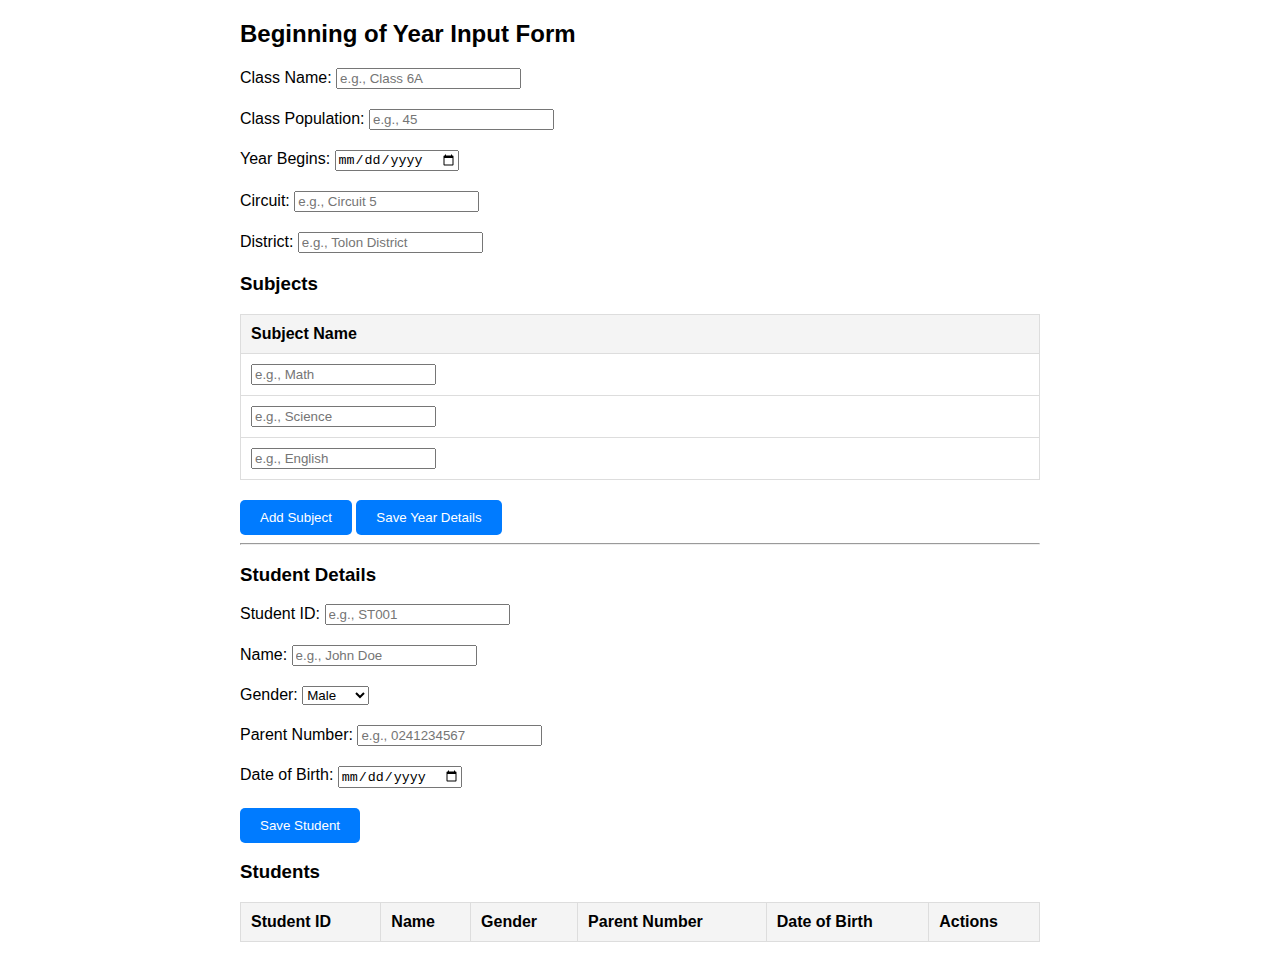
<file: bofterminput.html>
<!DOCTYPE html>
<html lang="en">
<head>
    <meta charset="UTF-8">
    <meta name="viewport" content="width=device-width, initial-scale=1.0">
    <title>Beginning of Year Input Form</title>
    <style>
        body {
            font-family: Arial, sans-serif;
            margin: 20px;
        }

        .year-input-form {
            max-width: 800px;
            margin: 0 auto;
        }

        .form-group {
            margin-bottom: 20px;
        }

        table {
            width: 100%;
            border-collapse: collapse;
            margin-bottom: 20px;
        }

        table th, table td {
            border: 1px solid #ddd;
            padding: 10px;
            text-align: left;
        }

        table th {
            background-color: #f4f4f4;
        }

        button {
            padding: 10px 20px;
            background-color: #007BFF;
            color: white;
            border: none;
            cursor: pointer;
            border-radius: 5px;
        }

        button:hover {
            background-color: #0056b3;
        }
    </style>
</head>
<body>
    <div class="year-input-form">
        <h2>Beginning of Year Input Form</h2>

        <!-- Class Details -->
        <div class="form-group">
            <label for="className">Class Name:</label>
            <input type="text" id="className" placeholder="e.g., Class 6A">
        </div>

        <div class="form-group">
            <label for="classPopulation">Class Population:</label>
            <input type="number" id="classPopulation" placeholder="e.g., 45">
        </div>

        <div class="form-group">
            <label for="yearBegins">Year Begins:</label>
            <input type="date" id="yearBegins">
        </div>

        <div class="form-group">
            <label for="circuit">Circuit:</label>
            <input type="text" id="circuit" placeholder="e.g., Circuit 5">
        </div>

        <div class="form-group">
            <label for="district">District:</label>
            <input type="text" id="district" placeholder="e.g., Tolon District">
        </div>

        <!-- Subjects Table -->
        <h3>Subjects</h3>
        <table id="subjectsTable">
            <thead>
                <tr>
                    <th>Subject Name</th>
                </tr>
            </thead>
            <tbody>
                <tr>
                    <td><input type="text" id="subject-input" class="subject-input" placeholder="e.g., Math"></td>
                </tr>
                <tr>
                    <td><input type="text" id="subject-input" class="subject-input" placeholder="e.g., Science"></td>
                </tr>
                <tr>
                    <td><input type="text" id="subject-input" class="subject-input" placeholder="e.g., English"></td>
                </tr>
                
            </tbody>
        </table>

        <!-- Add Subject Button -->
        <button id="addSubjectBtn">Add Subject</button>

        <!-- Save Button -->
        <button id="saveYearDetailsBtn">Save Year Details</button>

        <hr>

        <!-- Student Details Section -->
        <h3>Student Details</h3>
        <div class="form-group">
            <label for="studentId">Student ID:</label>
            <input type="text" id="studentId" placeholder="e.g., ST001">
        </div>

        <div class="form-group">
            <label for="studentName">Name:</label>
            <input type="text" id="studentName" placeholder="e.g., John Doe">
        </div>

        <div class="form-group">
            <label for="gender">Gender:</label>
            <select id="gender">
                <option value="Male">Male</option>
                <option value="Female">Female</option>
            </select>
        </div>

        <div class="form-group">
            <label for="parentNumber">Parent Number:</label>
            <input type="text" id="parentNumber" placeholder="e.g., 0241234567">
        </div>

        <div class="form-group">
            <label for="dob">Date of Birth:</label>
            <input type="date" id="dob">
        </div>

        <!-- Save Student Button -->
        <button id="saveStudentBtn">Save Student</button>

        <!-- Students Table -->
        <h3>Students</h3>
        <table id="studentsTable">
            <thead>
                <tr>
                    <th>Student ID</th>
                    <th>Name</th>
                    <th>Gender</th>
                    <th>Parent Number</th>
                    <th>Date of Birth</th>
                    <th>Actions</th>
                </tr>
            </thead>
            <tbody>
                <!-- Rows will be dynamically added here -->
            </tbody>
        </table>
    </div>

    <script>
        const API_BASE_URL = 'http://localhost:5000/api';


        // Add a new subject row dynamically
        document.getElementById('addSubjectBtn').addEventListener('click', function () {
            const tableBody = document.querySelector('#subjectsTable tbody');
            const newRow = document.createElement('tr');
            newRow.innerHTML = `
                <td><input type="text" class="subject-input" placeholder="e.g., Science"></td>
            `;
            tableBody.appendChild(newRow);
        });

            // Save Year Details
            // Save Year Details
    document.getElementById('saveYearDetailsBtn').addEventListener('click', function () {
        const className = document.getElementById('className').value.trim();
        const classPopulation = parseInt(document.getElementById('classPopulation').value, 10);
        const yearBegins = document.getElementById('yearBegins').value;
        const circuit = document.getElementById('circuit').value.trim();
        const district = document.getElementById('district').value.trim();

        const subjects = [];
        document.querySelectorAll('.subject-input').forEach(input => {
            const subjectName = input.value.trim();
            if (subjectName) {
                subjects.push(subjectName);
            }
        });
        
        // Validations 
        if (!className || isNaN(classPopulation) || !yearBegins || !circuit || !district || subjects.length === 0) {
            alert('Please fill in all fields and add at least one subject.');
            return;
        }


        fetch('http://localhost:5000/api/save_year_details', {
            method: 'POST',
            headers: {
                'Content-Type': 'application/json',
                'Authorization': `Bearer ${localStorage.getItem('token')}`
            },
            body: JSON.stringify({
                class_name: className,
                class_population: classPopulation,
                year_begins: yearBegins,
                circuit: circuit,
                district: district,
                subjects: subjects
            })
        })
            .then(response => response.json())
            .then(data => {
                if (data.message) {
                    alert(data.message);
                } else {
                    alert('Error: ' + data.error);
                }
            })
            .catch(error => console.error('Error:', error));



        //Clear form after submiting it
        document.getElementById('className').value = '';
        document.getElementById('classPopulation').value = '';
        document.getElementById('yearBegins').value = '';
        document.getElementById('circuit').value = '';
        document.getElementById('district').value = '';
        document.getElementById('subject-input').value = '';
        //document.getElementById('subject-input').value = '';
        //document.getElementById('subject-input').value = '';
    }); 
        
            // Fetch and display students from the database
        function fetchAndDisplayStudents() {
        fetch(`${API_BASE_URL}/get_student`, {
            method: 'GET',
            headers: {
                'Content-Type': 'application/json',
                'Authorization': `Bearer ${localStorage.getItem('token')}`
            }
        })
            .then(response => response.json())
            .then(data => {
                if (data.students) { // Corrected key to "students"
                    const tableBody = document.querySelector('#studentsTable tbody');
                    tableBody.innerHTML = ''; // Clear existing rows

                    // Populate the table with student data
                    data.students.forEach(student => {
                        const newRow = document.createElement('tr');
                        newRow.innerHTML = `
                            <td>${student.student_id}</td>
                            <td>${student.name}</td>
                            <td>${student.gender}</td>
                            <td>${student.parent_number}</td>
                            <td>${student.dob}</td>
                            <td><button class="edit-btn">Edit</button></td>
                        `;
                        tableBody.appendChild(newRow);
                    });
                } else {
                    alert('Error fetching students: ' + data.error);
                }
            })
            .catch(error => console.error('Error:', error));
    }
        
        // Save student details and refresh the table
        document.getElementById('saveStudentBtn').addEventListener('click', function () {
            const studentId = document.getElementById('studentId').value.trim();
            const studentName = document.getElementById('studentName').value.trim();
            const gender = document.getElementById('gender').value;
            const parentNumber = document.getElementById('parentNumber').value.trim();
            const dob = document.getElementById('dob').value;
        
            // Validation
            if (!studentId || !studentName || !gender || !parentNumber || !dob) {
                alert('Please fill in all fields.');
                return;
            }
            if (isNaN(parentNumber) || parentNumber.length < 10 || parentNumber.length > 12 || !/^\d{10,12}$/.test(parentNumber)) {
                alert('Parent number must be numeric and 10–12 digits.');
                return;
            }
            if (studentId.length < 4 || studentName.length < 2 || studentName.length > 50) {
                alert('Check student ID and name length.');
                return;
            }
            const dobDate = new Date(dob);
            if (dobDate > new Date() || dobDate < new Date('1900-01-01')) {
                alert('Invalid date of birth.');
                return;
            }
        
            // Send to backend
            fetch(`${API_BASE_URL}/save_student`, {
                method: 'POST',
                headers: {
                    'Content-Type': 'application/json',
                    'Authorization': `Bearer ${localStorage.getItem('token')}`
                },
                body: JSON.stringify({
                    student_id: studentId,
                    name: studentName,
                    gender: gender,
                    parent_number: parentNumber,
                    dob: dob
                })
            })
                .then(response => response.json())
                .then(data => {
                    if (data.message) {
                        alert(data.message);
                        fetchAndDisplayStudents(); // Refresh the table
                    } else {
                        alert('Error: ' + data.error);
                    }
                })
                .catch(error => console.error('Error:', error));
        
            // Clear the form fields
            document.getElementById('studentId').value = '';
            document.getElementById('studentName').value = '';
            document.getElementById('gender').value = 'Male';
            document.getElementById('parentNumber').value = '';
            document.getElementById('dob').value = '';
        });
        
        // Handle edit functionality (to be implemented later)
        document.querySelector('#studentsTable').addEventListener('click', function (e) {
            if (e.target.classList.contains('edit-btn')) {
                alert('Edit functionality to be implemented.');
            }
        });
        
        // Fetch and display students when the page loads
        document.addEventListener('DOMContentLoaded', fetchAndDisplayStudents);
        </script>
</body>
</html>
</file>
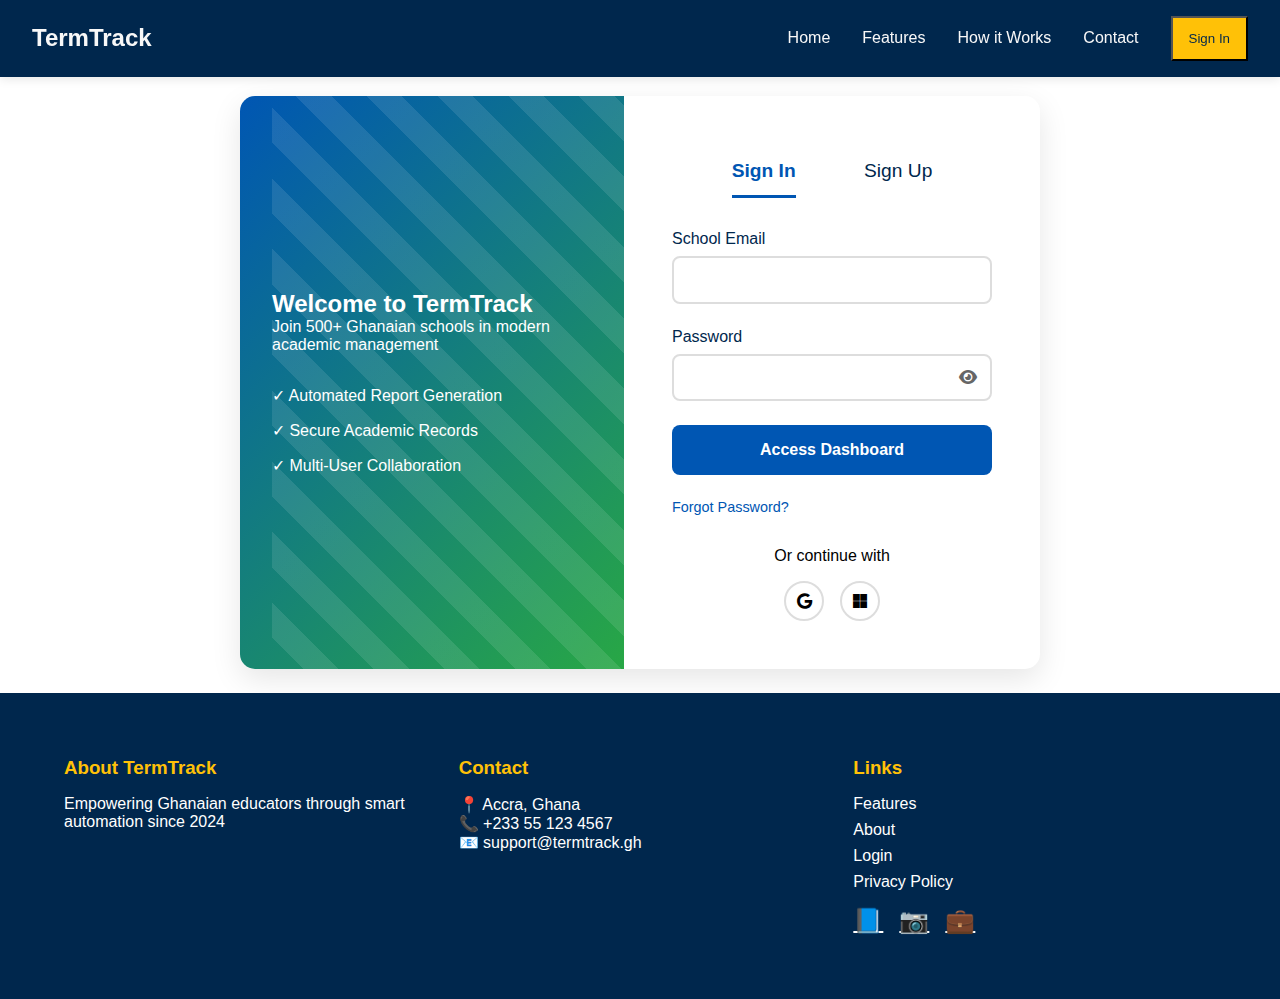
<file: signin.html>
<!DOCTYPE html>
<html lang="en">
<head>
    <meta charset="UTF-8">
    <meta name="viewport" content="width=device-width, initial-scale=1.0">
    <title>TermTrack - Secure Access</title>
    <link rel="stylesheet" href="https://cdnjs.cloudflare.com/ajax/libs/font-awesome/6.0.0/css/all.min.css">
    <link rel="stylesheet" href="css/nav.css">
    <link rel="stylesheet" href="css/footer.css">
    <link rel="stylesheet" href="css/signin.css">
</style>
</head>
<body>
    <Section>
        <nav class="nav">
            <a href="index.html" class="nav-logo">TermTrack</a>
            <div class="nav-links">
                <a href="index.html" class="nav-link">Home</a>
                <a href="#features" class="nav-link">Features</a>
                <a href="#workflow" class="nav-link">How it Works</a>
                <a href="#footer-content" class="nav-link">Contact</a>
                <button class="sign-in-btn">Sign In</button>
            </div>
        </nav>
    </Section>
    <div class="auth-container">
        <div class="auth-hero">
            <h2>Welcome to TermTrack</h2>
            <p>Join 500+ Ghanaian schools in modern academic management</p>
            <ul style="margin-top: 2rem; list-style: none;">
                <li style="margin-bottom: 1rem;">✓ Automated Report Generation</li>
                <li style="margin-bottom: 1rem;">✓ Secure Academic Records</li>
                <li>✓ Multi-User Collaboration</li>
            </ul>
        </div>

        <div class="auth-content">
            <div class="auth-switch">
                <button class="active" onclick="showForm('signin')">Sign In</button>
                <button onclick="showForm('signup')">Sign Up</button>
            </div>

            <!-- Sign In Form -->
            <form id="signin-form" class="auth-form active">
                <div class="form-group">
                    <label>School Email</label>
                    <div class="input-wrapper">
                        <input type="email" name="email" required>
                    </div>
                </div>
            
                <div class="form-group">
                    <label>Password</label>
                    <div class="input-wrapper">
                        <input type="password" name="password" id="signin-password" required>
                        <i class="fas fa-eye password-toggle"></i>
                    </div>
                </div>
            
                <div class="form-group">
                    <button type="submit" class="submit-btn">Access Dashboard</button>
                </div>

                <div class="terms">
                    <a href="#">Forgot Password?</a>
                </div>

                <div class="social-auth">
                    <p>Or continue with</p>
                    <div class="social-btns">
                        <div class="social-btn">
                            <i class="fab fa-google"></i>
                        </div>
                        <div class="social-btn">
                            <i class="fab fa-microsoft"></i>
                        </div>
                    </div>
                </div>
            </form>

            <form id="signup-form" class="auth-form">
                <div class="form-group">
                    <label>School Name</label>
                    <input type="text" name="school_name" required>
                </div>
            
                <div class="form-group">
                    <label>Admin Email</label>
                    <input type="email" name="email" required>
                </div>
            
                <div class="form-group">
                    <label>Create Password</label>
                    <div class="input-wrapper">
                        <input type="password" name="password" id="password" required>
                        <i class="fas fa-eye password-toggle"></i>
                    </div>
                    <div class="password-strength">
                        <div class="strength-bar" id="strength-bar"></div>
                    </div>
                </div>
            
                <div class="terms">
                    <label for="terms">I agree to the <a href="#">Terms of Service</a></label>
                    <input type="checkbox" id="terms" required>
                </div>
            
                <div class="form-group">
                    <button type="submit" class="submit-btn">Create Account</button>
                </div>
            </form>
        </div>
    </div>

    <!---js in main main_script js -->
    
    <script>
        // Centralized API Base URL
        const API_BASE_URL = 'http://localhost:5000/api';

        // Show Form (Sign In / Sign Up)
        function showForm(formType) {
            document.querySelectorAll('.auth-form').forEach(form => {
                form.classList.remove('active');
            });
            document.querySelectorAll('.auth-switch button').forEach(btn => {
                btn.classList.remove('active');
            });

            document.getElementById(`${formType}-form`).classList.add('active');
            event.target.classList.add('active');
        }

        // Toggle Password Visibility
        document.querySelectorAll('.password-toggle').forEach(toggle => {
            toggle.addEventListener('click', function () {
                const passwordField = this.previousElementSibling;
                if (passwordField.type === 'password') {
                    passwordField.type = 'text';
                    this.classList.replace('fa-eye', 'fa-eye-slash');
                } else {
                    passwordField.type = 'password';
                    this.classList.replace('fa-eye-slash', 'fa-eye');
                }
            });
        });

        // Password Strength Checker
        const signupPassword = document.getElementById('password');
        if (signupPassword) {
            signupPassword.addEventListener('input', function (e) {
                const strengthBar = document.getElementById('strength-bar');
                const password = e.target.value;
                let strength = 0;

                if (password.match(/[A-Z]/)) strength++;
                if (password.match(/[0-9]/)) strength++;
                if (password.match(/[^A-Za-z0-9]/)) strength++;
                if (password.length >= 8) strength++;

                strengthBar.style.width = `${(strength / 4) * 100}%`;
                strengthBar.style.background = strength < 2 ? '#ff4444' :
                    strength < 4 ? '#ffbb33' :
                        '#00C851';
            });
        }

        // Reusable Form Submission Handler
        function handleFormSubmit(formId, endpoint, successCallback) {
            document.getElementById(formId).addEventListener('submit', async function (e) {
                e.preventDefault();

                const formData = {};
                this.querySelectorAll('input').forEach(input => {
                    formData[input.name] = input.value;
                });

                try {
                    const response = await fetch(`${API_BASE_URL}/${endpoint}`, {
                        method: 'POST',
                        headers: {
                            'Content-Type': 'application/json',
                        },
                        body: JSON.stringify(formData),
                    });

                    const data = await response.json();

                    if (response.ok) {
                        successCallback(data);
                    } else {
                        alert(`Error: ${data.error}`);
                    }
                } catch (error) {
                    console.error('Error connecting to the server:', error);
                    alert('Failed to connect to the server.');
                }
            });
        }

        // Handle Sign Up Form Submission
        handleFormSubmit('signup-form', 'register', () => {
            alert('Registration successful! Please login.');
            showForm('signin');
        });

        // Handle Sign In Form Submission
        handleFormSubmit('signin-form', 'login', (data) => {
            localStorage.setItem('token', data.access_token);
            window.location.href = '/dashboard.html';
        });

        // Handle Password Reset
        document.querySelector('.terms a').addEventListener('click', function (e) {
            e.preventDefault();
            const email = document.querySelector('#signin-form input[name="email"]').value;
            if (email) {
                alert(`Password reset link sent to ${email}`);
            } else {
                alert('Please enter your email address first.');
            }
        });
    </script>



   <!--  end of main js for signin page -->

    <!--Footer -->
    <footer>
        <div class="footer-content" id="footer-content">
            <div class="footer-section">
                <h3>About TermTrack</h3>
                <p>Empowering Ghanaian educators through smart automation since 2024</p>
            </div>
            <div class="footer-section">
                <h3>Contact</h3>
                <p>📍 Accra, Ghana</p>
                <p>📞 +233 55 123 4567</p>
                <p>📧 support@termtrack.gh</p>
            </div>
            <div class="footer-section">
                <h3>Links</h3>
                <div class="footer-links">
                    <a href="#features">Features</a>
                    <a href="#about">About</a>
                    <a href="login.html">Login</a>
                    <a href="privacy.html">Privacy Policy</a>
                </div>
                <div class="social-icons">
                    <a href="#">📘</a>
                    <a href="#">📷</a>
                    <a href="#">💼</a>
                </div>
            </div>
        </div>
    </footer>
</body>
</html>
</file>
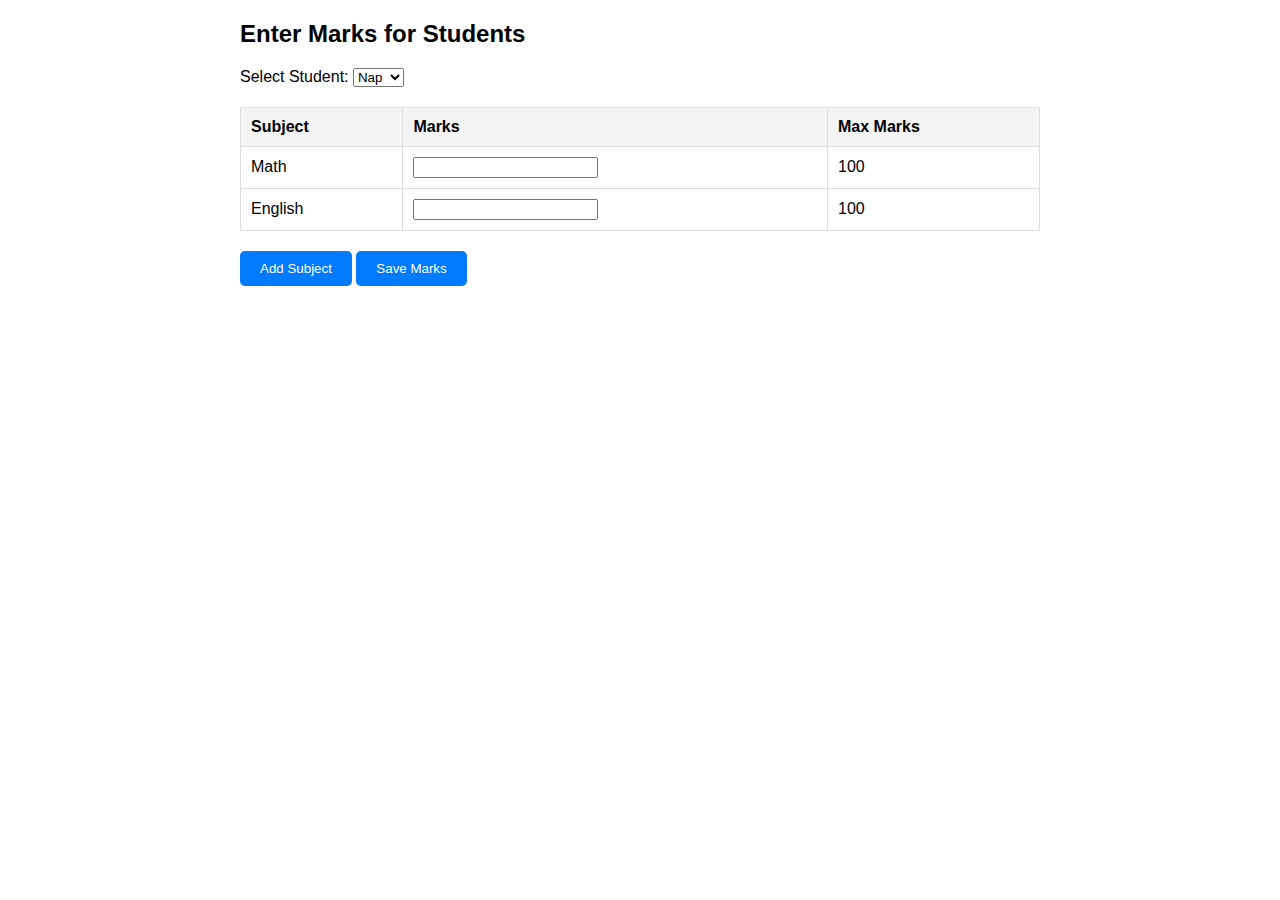
<file: studentmarksentryform.html>
<!DOCTYPE html>
<html lang="en">
<head>
    <meta charset="UTF-8">
    <meta name="viewport" content="width=device-width, initial-scale=1.0">
    <title>Student Marks Entry</title>
    <style>
        body {
            font-family: Arial, sans-serif;
            margin: 20px;
        }

        .student-marks-entry {
            max-width: 800px;
            margin: 0 auto;
        }

        .form-group {
            margin-bottom: 20px;
        }

        table {
            width: 100%;
            border-collapse: collapse;
            margin-bottom: 20px;
        }

        table th, table td {
            border: 1px solid #ddd;
            padding: 10px;
            text-align: left;
        }

        table th {
            background-color: #f4f4f4;
        }

        button {
            padding: 10px 20px;
            background-color: #007BFF;
            color: white;
            border: none;
            cursor: pointer;
            border-radius: 5px;
        }

        button:hover {
            background-color: #0056b3;
        }
    </style>
</head>
<body>
    <div class="student-marks-entry">
        <h2>Enter Marks for Students</h2>

        <!-- Student Selection -->
        <div class="form-group">
            <label for="studentSelect">Select Student:</label>
            <select id="studentSelect">
                <option value="1">Nap</option>
                <option value="2">John</option>
                <option value="3">Jane</option>
                <!-- Dynamically load students -->
            </select>
        </div>

        <!-- Marks Table -->
        <table id="marksTable">
            <thead>
                <tr>
                    <th>Subject</th>
                    <th>Marks</th>
                    <th>Max Marks</th>
                </tr>
            </thead>
            <tbody>
                <tr>
                    <td>Math</td>
                    <td><input type="number" class="marks-input" data-max="100"></td>
                    <td>100</td>
                </tr>
                <tr>
                    <td>English</td>
                    <td><input type="number" class="marks-input" data-max="100"></td>
                    <td>100</td>
                </tr>
                <!-- Dynamically add more rows -->
            </tbody>
        </table>

        <!-- Add Subject Button -->
        <button id="addSubjectBtn">Add Subject</button>

        <!-- Save Button -->
        <button id="saveMarksBtn">Save Marks</button>
    </div>

    <script>
        // Add a new subject row dynamically
        document.getElementById('addSubjectBtn').addEventListener('click', function() {
            const tableBody = document.querySelector('#marksTable tbody');
            const newRow = document.createElement('tr');
            newRow.innerHTML = `
                <td><input type="text" class="subject-input" placeholder="Subject Name"></td>
                <td><input type="number" class="marks-input" data-max="100"></td>
                <td>100</td>
            `;
            tableBody.appendChild(newRow);
        });

        // Save marks and validate inputs
        document.getElementById('saveMarksBtn').addEventListener('click', function() {
            const marksInputs = document.querySelectorAll('.marks-input');
            let allValid = true;
            const marksData = [];

            marksInputs.forEach(input => {
                const maxMarks = parseInt(input.dataset.max, 10);
                const subjectName = input.closest('tr').querySelector('.subject-input')?.value || input.closest('tr').querySelector('td:first-child').textContent;
                const marks = parseInt(input.value, 10);

                if (marks < 0 || marks > maxMarks || isNaN(marks)) {
                    allValid = false;
                    alert(`Marks for ${subjectName} must be between 0 and ${maxMarks}`);
                    input.value = ''; // Clear invalid input
                } else {
                    marksData.push({ subject: subjectName, marks });
                }
            });

            if (allValid) {
                console.log('Marks saved successfully:', marksData);
                alert('Marks saved successfully!');
                // Send marksData to the server via an API (e.g., using fetch)
            }
        });
    </script>
</body>
</html>
</file>
<file: css/nav.css>
/* Navigation Bar */
    .logo {
        font-weight: 700;
        font-size: 1.5rem;
    }

    /*.search-box {
        flex-grow: 1;
        max-width: 400px;
        background: rgba(255,255,255,0.2);
        border-radius: 4px;
        padding: 4px 8px;
    }*/

     .nav {
        position: fixed; 
        top: 0; 
        z-index: 1000;
        background:var(--dark-navy);
        width: 100%;
        padding: 1rem 2rem;
        display: flex;
        justify-content: space-between;
        align-items: center;
        box-shadow: 0 2px 10px rgba(0,0,0,0.1);
        
    }

    .nav-logo {
        font-weight: bold;
        font-size: 1.5rem;
        color: var(--softer-gray);
        text-decoration: none;
    }

    .nav-links {
        display: flex;
        gap: 2rem;
        align-items: center;
    }

    .nav-link {
        color: var(--softer-gray);
        text-decoration: none;
        font-weight: 500;
        transition: color 0.2s;
    }

    .nav-link:hover {
        color: var(--faded-royal-blue );
    }

    .sign-in-btn {
        background-color: var(--golden-yellow);
        /*border: 2px solid var(--royal-blue);*/
        color: var(--dark-navy);
        padding: 0.8rem 1rem;
        margin: 0px;
        /*border-radius: 4px;*/
        text-decoration: none;
        font-weight: 500;
        cursor: pointer;
        transition: all 0.2s;
        
    }
    /*#nav_btn{
        background-color: var(--softer-gray);
        color: var(--dark-navy);
        padding: 10px 20px;
    }*/

    .sign-in-btn:hover {
        background: #FFD54F;
        color: var(--dark-navy);
    }



    /* List Styling */
    .list {
        background: #ebecf0;
        min-width: 272px;
        border-radius: 4px;
        padding: 8px;
        height: fit-content;
    }

    .list-header {
        font-weight: 600;
        margin-bottom: 8px;
        display: flex;
        justify-content: space-between;
        align-items: center;
        color: #f8f8f8;
    }

    /* Card Styling */
    .card {
        background: var(--dark-navy);
        padding: 8px;
        margin-bottom: 8px;
        border-radius: 4px;
        box-shadow: 0 1px 3px rgba(0,0,0,0.1);
        cursor: pointer;
        transition: transform 0.1s;
    }

    .card:hover {
        transform: translateY(-2px);
        background: #f8f9fa;
    }

    .add-card {
        color: #5e6c84;
        padding: 8px;
        border-radius: 4px;
        cursor: pointer;
    }

    .add-card:hover {
        background: rgba(0,0,0,0.05);
    }

    /* Color Labels */
    .card-label {
        height: 8px;
        border-radius: 4px;
        margin-bottom: 4px;
    }

    .label-green { background: var(--emerald-green); }
    .label-blue { background: var(--royal-blue); }
    .label-yellow { background: var(--golden-yellow); }

    /* Navigation Bar code ends here*/
</file>
<file: css/footer.css>
/* Footer code starts here*/
footer {
    background: var(--dark-navy);
    color: white;
    padding: 4rem 5%;
}

.footer-content {
    display: grid;
    grid-template-columns: repeat(auto-fit, minmax(250px, 1fr));
    gap: 2rem;
}

.footer-section h3 {
    color: var(--golden-yellow);
    margin-bottom: 1rem;
}

.footer-links a {
    color: white;
    text-decoration: none;
    display: block;
    margin-bottom: 0.5rem;
}

.social-icons {
    display: flex;
    gap: 1rem;
    margin-top: 1rem;
}

.social-icons a {
    color: white;
    font-size: 1.5rem;
}

@media (max-width: 768px) {
    .nav-links {
        display: none;
    }
}
/* Footer code ends here*/

.horizontal_rule{
    color: rgba(238, 75, 75, 0.791);
    margin: 16px;
    opacity: 0.3;
}
</file>
<file: css/signin.css>
:root {
    --royal-blue: #0056B3;
    --faded-royal-blue: #86c0fd;
    --emerald-green: #28A745;
    --golden-yellow: #FFC107;
    --softer-gray: #F8F8F8;
    --dark-navy: #00274D;
}

* {
    margin: 0;
    padding: 0;
    box-sizing: border-box;
    font-family: 'Segoe UI', sans-serif;
}

body {
    background: linear-gradient(135deg, var(--soft-gray), #F5F5F5);
    min-height: 100vh;
    padding-top: 72px;
}






.auth-container {
    background: white;
    width: 90%;
    max-width: 800px;
    border-radius: 15px;
    box-shadow: 0 10px 30px rgba(0,0,0,0.1);
    display: flex;
    margin: 24px auto;
    overflow: hidden;
}

.auth-hero {
    flex: 1;
    background: linear-gradient(135deg, var(--royal-blue), var(--emerald-green));
    padding: 2rem;
    color: white;
    display: flex;
    flex-direction: column;
    justify-content: center;
    position: relative;
    overflow: hidden;
}

.auth-hero::before {
    content: '';
    position: absolute;
    width: 200%;
    height: 200%;
    background: repeating-linear-gradient(
        45deg,
        transparent,
        transparent 25px,
        rgba(255,255,255,0.1) 25px,
        rgba(255,255,255,0.1) 50px
    );
    animation: movePattern 20s linear infinite;
}

@keyframes movePattern {
    0% { transform: translate(0,0); }
    100% { transform: translate(-50px, -50px); }
}

.auth-content {
    flex: 1;
    padding: 3rem;
    position: relative;
}

.auth-switch {
    text-align: center;
    margin-bottom: 2rem;
}

.auth-switch button {
    background: none;
    border: none;
    padding: 1rem 2rem;
    cursor: pointer;
    font-size: 1.2rem;
    position: relative;
    color: var(--dark-navy);
}

.auth-switch button.active {
    color: var(--royal-blue);
    font-weight: 600;
}

.auth-switch button.active::after {
    content: '';
    position: absolute;
    bottom: 0;
    left: 50%;
    transform: translateX(-50%);
    width: 50%;
    height: 3px;
    background: var(--royal-blue);
}

.auth-form {
    display: none;
}

.auth-form.active {
    display: block;
    animation: fadeIn 0.3s ease;
}

@keyframes fadeIn {
    from { opacity: 0; transform: translateY(10px); }
    to { opacity: 1; transform: translateY(0); }
}

.form-group {
    margin-bottom: 1.5rem;
}

label {
    display: block;
    margin-bottom: 0.5rem;
    color: var(--dark-navy);
    font-weight: 500;
}

.input-wrapper {
    position: relative;
}

input {
    width: 100%;
    padding: 0.8rem 1rem;
    border: 2px solid #ddd;
    border-radius: 8px;
    font-size: 1rem;
    transition: border-color 0.3s ease;
}

input:focus {
    outline: none;
    border-color: var(--royal-blue);
}

.password-toggle {
    position: absolute;
    right: 15px;
    top: 50%;
    transform: translateY(-50%);
    cursor: pointer;
    color: #666;
}

.password-strength {
    height: 4px;
    background: #eee;
    margin-top: 0.5rem;
    border-radius: 2px;
    overflow: hidden;
    position: relative;
}

.strength-bar {
    height: 100%;
    width: 0;
    background: var(--emerald-green);
    transition: width 0.3s ease;
}

.terms {
    
    margin: 1.5rem 0;
    font-size: 0.9rem;
    color: #666;
}

.terms a {
    color: var(--royal-blue);
    text-decoration: none;
}

.submit-btn {
    background: var(--royal-blue);
    color: white;
    width: 100%;
    padding: 1rem;
    border: none;
    border-radius: 8px;
    font-size: 1rem;
    font-weight: 600;
    cursor: pointer;
    transition: background 0.3s ease;
}

.submit-btn:hover {
    background: var(--emerald-green);
}

.social-auth {
    margin-top: 2rem;
    text-align: center;
}

.social-btns {
    display: flex;
    gap: 1rem;
    justify-content: center;
    margin-top: 1rem;
}

.social-btn {
    width: 40px;
    height: 40px;
    border-radius: 50%;
    border: 2px solid #ddd;
    display: flex;
    align-items: center;
    justify-content: center;
    cursor: pointer;
    transition: all 0.3s ease;
}

.social-btn:hover {
    border-color: var(--royal-blue);
    color: var(--royal-blue);
}

@media (max-width: 768px) {
    .auth-container {
        flex-direction: column;
    }

    .auth-hero {
        padding: 2rem 1rem;
        text-align: center;
    }

    .auth-content {
        padding: 2rem;
    }
}
</file>
